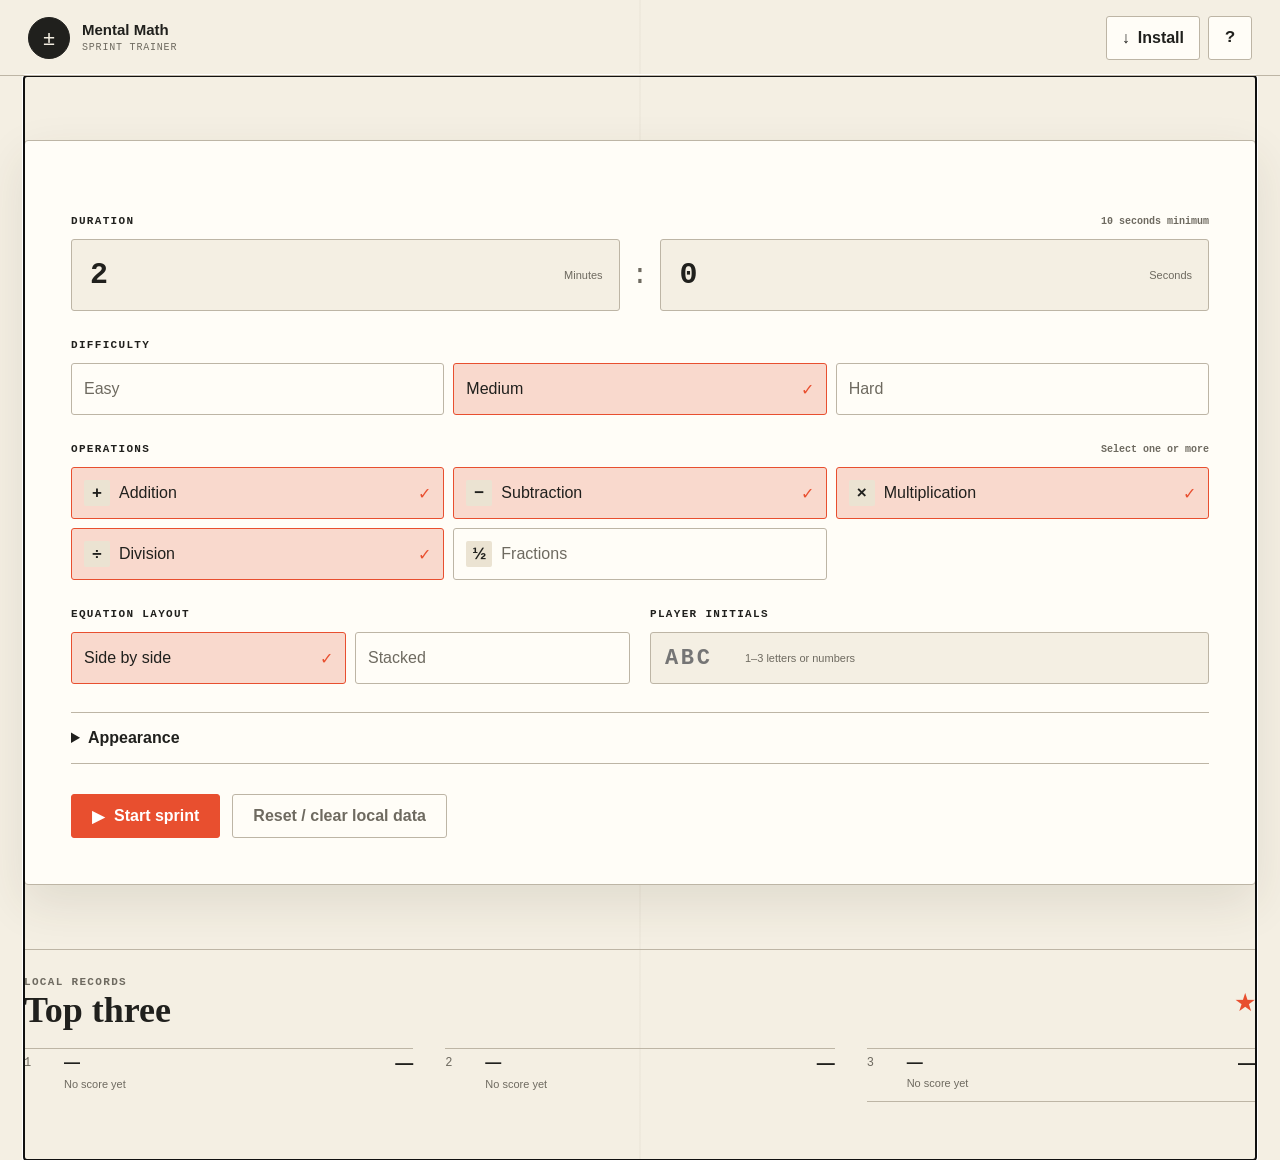
<file: mental-math/v2/index.html>
<!doctype html>
<html lang="en" data-design="paper" data-color="system">
  <head>
    <meta charset="utf-8">
    <meta name="viewport" content="width=device-width, initial-scale=1, viewport-fit=cover">
    <!-- <meta
      http-equiv="Content-Security-Policy"
      content="default-src 'self'; base-uri 'self'; connect-src 'none'; font-src 'self'; form-action 'self'; frame-ancestors 'none'; frame-src 'none'; img-src 'self' data:; manifest-src 'self'; object-src 'none'; script-src 'self'; style-src 'self'; worker-src 'self'"
    > -->
    <meta name="description" content="A private, offline mental arithmetic speed trainer.">
    <meta name="codex-preview" content="development">
    <meta name="theme-color" content="#f4efe3">
    <meta name="referrer" content="no-referrer">
    <meta name="mobile-web-app-capable" content="yes">
    <meta name="apple-mobile-web-app-capable" content="yes">
    <meta name="apple-mobile-web-app-status-bar-style" content="default">
    <meta name="apple-mobile-web-app-title" content="Math Sprint">
    <link rel="manifest" href="manifest.webmanifest">
    <link rel="icon" href="icons/icon.svg" type="image/svg+xml">
    <link rel="apple-touch-icon" href="icons/apple-touch-icon.png">
    <link rel="stylesheet" href="styles.css">
    <title>Mental Math Sprint</title>
  </head>
  <body>
    <div class="app-shell" id="app">
      <header class="app-header">
        <button class="brand" id="homeButton" type="button" aria-label="Return to setup">
          <span class="brand-symbol" aria-hidden="true">±</span>
          <span>
            <strong>Mental Math</strong>
            <small>Sprint trainer</small>
          </span>
        </button>
        <nav class="header-actions" aria-label="Application actions">
          <button class="text-button" id="installButton" type="button">
            <span aria-hidden="true">↓</span> Install
          </button>
          <button class="icon-button" id="helpButton" type="button" aria-label="Help">?</button>
        </nav>
      </header>

      <main id="main" tabindex="-1"></main>
      <div id="overlay"></div>
      <div class="toast" id="toast" role="status" aria-live="polite" hidden></div>
      <div class="sr-only" id="liveRegion" aria-live="assertive"></div>
    </div>
    <noscript>This app requires JavaScript. No account or internet connection is required after installation.</noscript>
    <script src="app.js" defer></script>
  </body>
</html>
</file>
<file: mental-math/v2/styles.css>
:root {
  color-scheme: light dark;
  --font-sans: Inter, ui-sans-serif, -apple-system, BlinkMacSystemFont, "Segoe UI", sans-serif;
  --font-display: Georgia, "Times New Roman", serif;
  --font-mono: "SFMono-Regular", Consolas, "Liberation Mono", monospace;
  --page: #f4efe3;
  --surface: #fffdf7;
  --surface-2: #ebe3d2;
  --ink: #20201d;
  --muted: #6e6a60;
  --line: #bdb5a5;
  --accent: #e84f2f;
  --accent-ink: #ffffff;
  --accent-soft: #f9d9cd;
  --success: #287153;
  --danger: #b83228;
  --shadow: 0 18px 48px rgba(60, 52, 37, 0.11);
  --radius: 4px;
  --control-radius: 3px;
}

html[data-design="tiles"] {
  --font-display: Inter, ui-sans-serif, -apple-system, BlinkMacSystemFont, "Segoe UI", sans-serif;
  --page: #f2f4ff;
  --surface: #ffffff;
  --surface-2: #e4e7ff;
  --ink: #171a35;
  --muted: #626684;
  --line: #cbd0ee;
  --accent: #6d5dfc;
  --accent-ink: #ffffff;
  --accent-soft: #ded9ff;
  --success: #13795b;
  --danger: #c7355d;
  --shadow: 0 16px 42px rgba(65, 59, 137, 0.14);
  --radius: 24px;
  --control-radius: 14px;
}

html[data-color="night"] {
  color-scheme: dark;
  --page: #111318;
  --surface: #1a1d24;
  --surface-2: #242933;
  --ink: #f7f4eb;
  --muted: #aeb2bd;
  --line: #3d4350;
  --accent: #ff775c;
  --accent-ink: #16120f;
  --accent-soft: #43251f;
  --success: #6ed4ac;
  --danger: #ff8d85;
  --shadow: 0 18px 48px rgba(0, 0, 0, 0.3);
}

html[data-design="tiles"][data-color="night"] {
  --page: #101126;
  --surface: #1a1c39;
  --surface-2: #25284d;
  --ink: #fbfaff;
  --muted: #b9bddc;
  --line: #3e4272;
  --accent: #a99eff;
  --accent-ink: #12132a;
  --accent-soft: #353262;
  --success: #69deb6;
  --danger: #ff88aa;
}

@media (prefers-color-scheme: dark) {
  html[data-color="system"] {
    color-scheme: dark;
    --page: #111318;
    --surface: #1a1d24;
    --surface-2: #242933;
    --ink: #f7f4eb;
    --muted: #aeb2bd;
    --line: #3d4350;
    --accent: #ff775c;
    --accent-ink: #16120f;
    --accent-soft: #43251f;
    --success: #6ed4ac;
    --danger: #ff8d85;
    --shadow: 0 18px 48px rgba(0, 0, 0, 0.3);
  }

  html[data-design="tiles"][data-color="system"] {
    --page: #101126;
    --surface: #1a1c39;
    --surface-2: #25284d;
    --ink: #fbfaff;
    --muted: #b9bddc;
    --line: #3e4272;
    --accent: #a99eff;
    --accent-ink: #12132a;
    --accent-soft: #353262;
    --success: #69deb6;
    --danger: #ff88aa;
  }
}

* {
  box-sizing: border-box;
}

html {
  min-width: 320px;
  min-height: 100%;
  background: var(--page);
}

body {
  min-width: 320px;
  min-height: 100vh;
  margin: 0;
  background: var(--page);
  color: var(--ink);
  font-family: var(--font-sans);
  -webkit-font-smoothing: antialiased;
}

.hidden {
	position: absolute;
	top: -350px;
	left: -350px;
	width: 1px;
	max-width: 1px;
	height: 1px;
	max-height: 1px;
	margin: -65px;
	padding: 0;
	clip-path: circle(1%);
	overflow: hidden;
	border: 0;
	display: none;
	visibility: hidden;
	opacity: 0;
	content: '';
	z-index: -350;
}

button,
input {
  font: inherit;
}

button {
  color: inherit;
  cursor: pointer;
}

button,
label,
summary {
  -webkit-tap-highlight-color: transparent;
}

button:focus-visible,
input:focus-visible,
summary:focus-visible {
  outline: 3px solid color-mix(in srgb, var(--accent) 55%, transparent);
  outline-offset: 3px;
}

button:disabled {
  cursor: not-allowed;
  opacity: 0.45;
}

.sr-only {
  position: absolute !important;
  width: 1px !important;
  height: 1px !important;
  padding: 0 !important;
  margin: -1px !important;
  overflow: hidden !important;
  clip: rect(0, 0, 0, 0) !important;
  white-space: nowrap !important;
  border: 0 !important;
}

.app-shell {
  min-height: 100vh;
  background:
    linear-gradient(90deg, transparent 49.9%, color-mix(in srgb, var(--line) 16%, transparent) 50%, transparent 50.1%),
    var(--page);
  transition: background-color 180ms ease, color 180ms ease;
}

html[data-design="tiles"] .app-shell {
  background:
    radial-gradient(circle at 0 0, color-mix(in srgb, var(--accent) 17%, transparent), transparent 30rem),
    radial-gradient(circle at 100% 100%, color-mix(in srgb, #46d6b1 18%, transparent), transparent 28rem),
    var(--page);
}

.app-header {
  position: relative;
  z-index: 10;
  display: flex;
  align-items: center;
  justify-content: space-between;
  min-height: 76px;
  padding:
    max(14px, env(safe-area-inset-top))
    max(28px, env(safe-area-inset-right))
    14px
    max(28px, env(safe-area-inset-left));
  border-bottom: 1px solid var(--line);
}

.brand {
  display: flex;
  gap: 12px;
  align-items: center;
  padding: 0;
  border: 0;
  background: transparent;
  text-align: left;
}

.brand-symbol {
  display: grid;
  width: 42px;
  height: 42px;
  place-items: center;
  border: 1px solid var(--ink);
  border-radius: 50%;
  background: var(--ink);
  color: var(--page);
  font-family: var(--font-display);
  font-size: 22px;
  font-weight: 800;
}

html[data-design="tiles"] .brand-symbol {
  border-radius: 13px;
  background: var(--accent);
  color: var(--accent-ink);
  transform: rotate(-3deg);
}

.brand strong,
.brand small {
  display: block;
}

.brand strong {
  font-size: 15px;
  line-height: 1.1;
}

.brand small {
  margin-top: 3px;
  color: var(--muted);
  font-family: var(--font-mono);
  font-size: 10px;
  letter-spacing: 0.08em;
  text-transform: uppercase;
}

.header-actions {
  display: flex;
  align-items: center;
  gap: 8px;
}

.text-button,
.icon-button,
.quiet-button,
.secondary-button,
.danger-button,
.primary-button {
  min-height: 44px;
  border-radius: var(--control-radius);
  font-weight: 750;
}

.text-button,
.icon-button,
.quiet-button,
.secondary-button {
  border: 1px solid var(--line);
  background: var(--surface);
}

.text-button {
  display: inline-flex;
  gap: 8px;
  align-items: center;
  padding: 0 15px;
}

.text-button.install-ready {
  border-color: var(--accent);
  color: var(--accent);
}

.icon-button {
  width: 44px;
  padding: 0;
  font-family: var(--font-mono);
  font-size: 17px;
}

main {
  width: min(1240px, calc(100% - 48px));
  margin: 0 auto;
  padding: clamp(34px, 5vw, 72px) 0 max(58px, env(safe-area-inset-bottom));
}

.setup-view {
  display: grid;
  /*grid-template-columns: minmax(280px, 0.8fr) minmax(560px, 1.35fr);*/
  gap: clamp(28px, 5vw, 76px);
  align-items: start;
}

.intro-panel {
  position: sticky;
  top: 34px;
  padding: 26px 0;
}

.kicker,
.step-label,
.group-label,
fieldset legend {
  margin: 0;
  color: var(--muted);
  font-family: var(--font-mono);
  font-size: 11px;
  font-weight: 800;
  letter-spacing: 0.12em;
  text-transform: uppercase;
}

.kicker {
  color: var(--accent);
}

.intro-panel h1 {
  margin: 18px 0 22px;
  font-family: var(--font-display);
  font-size: clamp(52px, 6vw, 84px);
  font-weight: 700;
  letter-spacing: -0.055em;
  line-height: 0.93;
}

.intro-panel h1 em {
  color: var(--accent);
  font-weight: inherit;
}

html[data-design="tiles"] .intro-panel h1 {
  font-weight: 900;
  letter-spacing: -0.065em;
}

.intro-copy {
  max-width: 30rem;
  margin: 0;
  color: var(--muted);
  font-size: 18px;
  line-height: 1.55;
}

.privacy-pill {
  display: flex;
  gap: 10px;
  align-items: flex-start;
  max-width: 32rem;
  margin-top: 26px;
  padding: 14px 16px;
  border: 1px solid var(--line);
  border-radius: var(--control-radius);
  background: color-mix(in srgb, var(--surface) 64%, transparent);
  color: var(--muted);
  font-size: 13px;
  line-height: 1.45;
}

.privacy-pill > span:first-child {
  margin-top: 2px;
  color: var(--success);
  font-size: 10px;
}

.privacy-pill strong {
  color: var(--ink);
}

.scoreboard {
  grid-column: 1 / -1;
  margin-top: 0;
  padding: 26px 0 0;
  border-top: 1px solid var(--line);
}

html[data-design="tiles"] .scoreboard {
  padding: 26px;
  border: 1px solid var(--line);
  border-radius: var(--radius);
  background: var(--surface);
  box-shadow: var(--shadow);
}

.section-heading,
.setup-card-header,
.problem-heading {
  display: flex;
  align-items: center;
  justify-content: space-between;
  gap: 16px;
}

.section-heading h2,
.setup-card-header h2,
.problem-heading h1,
.review-card h2,
.pause-card h2,
.confirm-card h2,
.help-card h2 {
  margin: 4px 0 0;
  font-family: var(--font-display);
  font-size: clamp(24px, 3vw, 36px);
  line-height: 1.05;
}

.trophy {
  color: var(--accent);
  font-size: 25px;
}

.score-list {
  display: grid;
  grid-template-columns: repeat(3, minmax(0, 1fr));
  gap: clamp(14px, 3vw, 32px);
  margin: 18px 0 0;
  padding: 0;
  list-style: none;
}

.score-list li {
  display: grid;
  grid-template-columns: 30px 54px 1fr;
  gap: 10px;
  align-items: center;
  min-height: 54px;
  border-top: 1px solid var(--line);
}

.score-list li:last-child {
  border-bottom: 1px solid var(--line);
}

.score-list .rank {
  color: var(--muted);
  font-family: var(--font-mono);
  font-size: 12px;
}

.score-list strong {
  letter-spacing: 0.08em;
}

.score-list .score-value {
  justify-self: end;
  font-size: 18px;
  font-weight: 850;
}

.score-list time {
  grid-column: 2 / -1;
  margin-top: -14px;
  padding-bottom: 8px;
  color: var(--muted);
  font-size: 11px;
}

.setup-card,
.problem-panel,
.review-card,
.results-hero,
.result-metrics {
  border: 1px solid var(--line);
  border-radius: var(--radius);
  background: var(--surface);
  box-shadow: var(--shadow);
}

.setup-card {
  padding: clamp(26px, 4vw, 46px);
}

.setup-card-header {
  padding-bottom: 28px;
  border-bottom: 1px solid var(--line);
}

.setup-card-header h2 {
  font-size: clamp(28px, 4vw, 42px);
}

.setup-number {
  color: var(--accent);
  font-family: var(--font-display);
  font-size: 44px;
  font-weight: 800;
}

.settings-group {
  margin-top: 28px;
}

.group-label {
  display: flex;
  align-items: baseline;
  justify-content: space-between;
  margin-bottom: 12px;
  color: var(--ink);
}

.group-label small {
  color: var(--muted);
  font-size: 10px;
  font-weight: 600;
  letter-spacing: 0;
  text-transform: none;
}

.duration-control {
  display: flex;
  align-items: center;
  gap: 12px;
}

.duration-control > span {
  color: var(--muted);
  font-family: var(--font-mono);
  font-size: 28px;
}

.duration-control label {
  display: grid;
  grid-template-columns: minmax(0, 1fr) auto;
  flex: 1;
  align-items: center;
  min-height: 72px;
  padding: 8px 16px;
  border: 1px solid var(--line);
  border-radius: var(--control-radius);
  background: var(--page);
}

.duration-control input {
  width: 100%;
  border: 0;
  outline: 0;
  background: transparent;
  color: var(--ink);
  font-family: var(--font-mono);
  font-size: 30px;
  font-weight: 800;
}

.duration-control label span,
.initials-control span {
  color: var(--muted);
  font-size: 11px;
}

.option-row,
.operation-grid {
  display: grid;
  gap: 9px;
}

.option-row {
  grid-template-columns: repeat(2, minmax(0, 1fr));
}

.option-row.three {
  grid-template-columns: repeat(3, minmax(0, 1fr));
}

.operation-grid {
  grid-template-columns: repeat(3, minmax(0, 1fr));
}

.option-card,
.theme-card {
  position: relative;
  display: flex;
  align-items: center;
  gap: 9px;
  min-height: 52px;
  padding: 10px 12px;
  border: 1px solid var(--line);
  border-radius: var(--control-radius);
  background: var(--surface);
  color: var(--muted);
  cursor: pointer;
  user-select: none;
}

.option-card:has(input:checked),
.theme-card:has(input:checked) {
  border-color: var(--accent);
  background: var(--accent-soft);
  color: var(--ink);
}

.option-card input,
.theme-card input {
  position: absolute;
  width: 1px;
  height: 1px;
  opacity: 0;
  pointer-events: none;
}

.option-symbol {
  display: grid;
  width: 26px;
  height: 26px;
  place-items: center;
  border-radius: calc(var(--control-radius) * 0.65);
  background: var(--surface-2);
  color: var(--ink);
  font-size: 17px;
  font-weight: 850;
}

.check {
  margin-left: auto;
  color: var(--accent);
  opacity: 0;
}

input:checked ~ .check {
  opacity: 1;
}

.settings-split {
  display: grid;
  grid-template-columns: 1fr 1fr;
  gap: 20px;
}

.initials-control {
  display: grid;
  grid-template-columns: 82px 1fr;
  align-items: center;
  min-height: 52px;
  padding: 8px 12px;
  border: 1px solid var(--line);
  border-radius: var(--control-radius);
  background: var(--page);
}

.initials-control input {
  width: 72px;
  border: 0;
  outline: 0;
  background: transparent;
  color: var(--ink);
  font-family: var(--font-mono);
  font-size: 22px;
  font-weight: 800;
  letter-spacing: 0.12em;
  text-transform: uppercase;
}

.field-error {
  margin: 8px 0 0;
  color: var(--danger);
  font-size: 12px;
  font-weight: 700;
}

.appearance-settings {
  margin-top: 28px;
  border-top: 1px solid var(--line);
  border-bottom: 1px solid var(--line);
}

.appearance-settings summary {
  padding: 16px 0;
  font-weight: 800;
  cursor: pointer;
}

.appearance-grid {
  display: grid;
  grid-template-columns: 1.25fr 1fr;
  gap: 24px;
  padding: 4px 0 22px;
}

.appearance-grid fieldset {
  display: grid;
  gap: 9px;
  min-width: 0;
  margin: 0;
  padding: 0;
  border: 0;
}

.appearance-grid legend {
  margin-bottom: 10px;
  color: var(--ink);
}

.theme-card {
  display: grid;
  grid-template-columns: 64px 1fr auto;
  min-height: 74px;
}

.theme-card strong,
.theme-card small {
  display: block;
}

.theme-card small {
  margin-top: 2px;
  color: var(--muted);
  font-size: 11px;
}

.theme-preview {
  position: relative;
  display: grid;
  grid-template-columns: 1fr 1fr;
  grid-template-rows: 1fr 1fr;
  width: 54px;
  height: 46px;
  gap: 3px;
  padding: 5px;
  border: 1px solid var(--line);
  overflow: hidden;
}

.theme-preview span {
  grid-row: 1 / -1;
  display: grid;
  place-items: center;
  font-family: var(--font-display);
  font-weight: 850;
}

.theme-preview i {
  display: block;
  background: var(--surface-2);
}

.paper-preview .theme-preview {
  border-radius: 1px;
  background: #fffdf7;
  color: #20201d;
}

.tiles-preview .theme-preview {
  border-radius: 10px;
  background: #f2f4ff;
  color: #392e9c;
}

.tiles-preview .theme-preview i:first-of-type {
  border-radius: 4px;
  background: #ffdf7e;
}

.tiles-preview .theme-preview i:last-of-type {
  border-radius: 4px;
  background: #a7ead8;
}

.compact .option-card {
  justify-content: center;
  padding-inline: 7px;
  font-size: 12px;
}

.start-row,
.result-actions {
  display: flex;
  gap: 12px;
  align-items: center;
  margin-top: 30px;
}

.primary-button,
.secondary-button,
.danger-button,
.quiet-button {
  display: inline-flex;
  align-items: center;
  justify-content: center;
  gap: 10px;
  padding: 0 20px;
}

.primary-button {
  border: 1px solid var(--accent);
  background: var(--accent);
  color: var(--accent-ink);
}

.primary-button:hover {
  filter: brightness(0.96);
}

.secondary-button:hover,
.quiet-button:hover,
.text-button:hover,
.icon-button:hover {
  border-color: var(--ink);
}

.danger-button {
  border: 1px solid color-mix(in srgb, var(--danger) 60%, var(--line));
  background: transparent;
  color: var(--danger);
}

.quiet-button {
  background: transparent;
  color: var(--muted);
}

.play-view,
.results-view {
  max-width: 960px;
  margin: 0 auto;
}

.play-stats {
  display: grid;
  grid-template-columns: 1.4fr repeat(3, 1fr);
  border: 1px solid var(--line);
  border-radius: var(--radius);
  background: var(--surface);
  overflow: hidden;
  font-size: 12px;
}

.play-stats > div {
  display: flex;
  flex-direction: column;
  justify-content: center;
  min-height: 84px;
  padding: 14px 20px;
  border-right: 1px solid var(--line);
}

.play-stats > div:last-child {
  border-right: 0;
}

.play-stats span {
  color: var(--muted);
  font-family: var(--font-mono);
  /*font-size: 10px;*/
  font-weight: 800;
  letter-spacing: 0.1em;
  text-transform: uppercase;
}

.play-stats strong {
  margin-top: 5px;
  /*font-size: 24px;*/
}

.play-stats .time-stat strong {
  color: var(--accent);
  font-family: var(--font-mono);
  /*font-size: 30px;*/
}

.problem-panel {
  margin-top: 18px;
  padding: clamp(28px, 5vw, 52px);
}

.problem-heading {
  align-items: flex-start;
}

.problem-heading h1 {
  font-size: clamp(26px, 4vw, 42px);
}

.streak-badge {
  flex: 0 0 auto;
  padding: 9px 12px;
  border: 1px solid var(--line);
  border-radius: var(--control-radius);
  color: var(--muted);
  font-family: var(--font-mono);
  font-size: 11px;
  text-transform: uppercase;
}

.streak-badge strong {
  margin-left: 5px;
  color: var(--ink);
}

.equation {
  display: flex;
  align-items: center;
  justify-content: center;
  /*min-height: clamp(220px, 34vw, 350px);*/
  /*gap: clamp(16px, 3vw, 38px);*/
  /*margin: 30px 0;*/
  /*border-top: 1px solid var(--line);*/
  /*border-bottom: 1px solid var(--line);*/
  font-family: var(--font-display);
  font-size: clamp(56px, 10vw, 112px);
  font-weight: 800;
  letter-spacing: -0.045em;
}

.equation .operand {
  display: inline-flex;
  align-items: center;
}

.equation .operator,
.equation .equals {
  color: var(--accent);
}

.equation-vertical {
  display: grid;
  grid-template-columns: auto auto;
  grid-template-areas:
    "blank left"
    "operator right"
    "line line";
  gap: 0 24px;
  /*min-height: 360px;
  padding: 40px 0;*/
  text-align: right;
}

.equation-vertical .operand-top {
  grid-area: left;
  justify-self: end;
}

.equation-vertical .operator {
  grid-area: operator;
  align-self: end;
}

.equation-vertical .operand-bottom {
  grid-area: right;
  justify-self: end;
}

.equation-vertical .equals {
  grid-area: line;
  width: 100%;
  height: 12px;
  margin-top: 12px;
  border-top: 4px solid var(--ink);
  color: transparent;
}

.fraction {
  display: inline-grid;
  grid-template-rows: 1fr 1fr;
  align-items: center;
  min-width: 1.1em;
  font-size: 0.62em;
  line-height: 1.05;
  text-align: center;
}

.fraction > span:first-child {
  padding: 0 0.12em 0.08em;
  border-bottom: 0.06em solid currentColor;
}

.fraction > span:last-child {
  padding-top: 0.08em;
}

.answer-form {
  max-width: 680px;
  margin: 0 auto;
}

.answer-form > label {
  display: block;
  margin-bottom: 9px;
  color: var(--muted);
  font-family: var(--font-mono);
  font-size: 11px;
  font-weight: 800;
  letter-spacing: 0.1em;
  text-transform: uppercase;
}

.answer-form > div {
  display: grid;
  grid-template-columns: 1fr auto;
}

.answer-form input {
  width: 100%;
  min-width: 0;
  height: 68px;
  padding: 0 20px;
  border: 2px solid var(--ink);
  border-right: 0;
  border-radius: var(--control-radius) 0 0 var(--control-radius);
  outline: 0;
  background: var(--page);
  color: var(--ink);
  font-family: var(--font-mono);
  font-size: 28px;
  font-weight: 800;
}

.answer-form .primary-button {
  min-width: 128px;
  border-radius: 0 var(--control-radius) var(--control-radius) 0;
}

.answer-form > p {
  margin: 10px 0 0;
  color: var(--muted);
  font-size: 12px;
  line-height: 1.45;
}

.session-actions {
  display: flex;
  justify-content: center;
  gap: 10px;
  margin-top: 18px;
}

.results-hero {
  display: flex;
  align-items: center;
  justify-content: space-between;
  gap: 28px;
  padding: clamp(30px, 5vw, 52px);
  background: var(--accent);
  color: var(--accent-ink);
}

.results-hero .kicker {
  color: currentColor;
  opacity: 0.72;
}

.results-hero h1 {
  margin: 10px 0;
  font-family: var(--font-display);
  font-size: clamp(50px, 8vw, 90px);
  letter-spacing: -0.055em;
  line-height: 0.92;
}

.results-hero h1 span {
  font-family: var(--font-sans);
  font-size: 0.22em;
  letter-spacing: 0.04em;
  text-transform: uppercase;
}

.results-hero p {
  max-width: 34rem;
  margin: 0;
  line-height: 1.5;
}

.result-badge {
  display: grid;
  flex: 0 0 144px;
  width: 144px;
  height: 144px;
  place-items: center;
  align-content: center;
  border: 2px solid currentColor;
  border-radius: 50%;
  font-family: var(--font-display);
  font-size: 38px;
  font-weight: 800;
}

.result-badge small {
  font-family: var(--font-mono);
  font-size: 9px;
  letter-spacing: 0.1em;
  text-transform: uppercase;
}

.result-metrics {
  display: grid;
  grid-template-columns: repeat(4, 1fr);
  margin-top: 18px;
  overflow: hidden;
}

.result-metrics > div {
  min-height: 110px;
  padding: 24px;
  border-right: 1px solid var(--line);
}

.result-metrics > div:last-child {
  border-right: 0;
}

.result-metrics span,
.review-card th {
  color: var(--muted);
  font-family: var(--font-mono);
  font-size: 10px;
  font-weight: 800;
  letter-spacing: 0.08em;
  text-transform: uppercase;
}

.result-metrics strong {
  display: block;
  margin-top: 8px;
  font-family: var(--font-display);
  font-size: 40px;
}

.review-card {
  margin-top: 18px;
  padding: clamp(24px, 4vw, 38px);
}

.review-card .section-heading > span {
  display: grid;
  width: 42px;
  height: 42px;
  place-items: center;
  border-radius: 50%;
  background: var(--surface-2);
  font-weight: 850;
}

.review-table-wrap {
  margin-top: 24px;
  overflow-x: auto;
}

table {
  width: 100%;
  border-collapse: collapse;
}

th,
td {
  padding: 15px 12px;
  border-top: 1px solid var(--line);
  text-align: left;
}

td {
  font-family: var(--font-mono);
  font-weight: 700;
}

.perfect-result {
  display: flex;
  gap: 14px;
  align-items: center;
  margin-top: 24px;
  padding: 20px;
  border: 1px solid color-mix(in srgb, var(--success) 45%, var(--line));
  border-radius: var(--control-radius);
  color: var(--success);
}

.perfect-result > span {
  display: grid;
  width: 38px;
  height: 38px;
  place-items: center;
  border: 1px solid currentColor;
  border-radius: 50%;
}

.perfect-result p {
  margin: 0;
}

.modal-backdrop {
  position: fixed;
  z-index: 100;
  inset: 0;
  display: grid;
  place-items: center;
  padding: 22px;
  background: rgba(11, 12, 16, 0.68);
  backdrop-filter: blur(8px);
}

.pause-card,
.confirm-card,
.help-card {
  position: relative;
  width: min(100%, 520px);
  max-height: min(90vh, 720px);
  padding: clamp(28px, 5vw, 46px);
  border: 1px solid var(--line);
  border-radius: var(--radius);
  overflow-y: auto;
  background: var(--surface);
  box-shadow: 0 26px 90px rgba(0, 0, 0, 0.32);
}

.pause-card {
  text-align: center;
}

.pause-icon {
  display: grid;
  width: 76px;
  height: 76px;
  margin: 0 auto 22px;
  place-items: center;
  border-radius: 50%;
  background: var(--accent-soft);
  color: var(--accent);
  font-size: 28px;
}

.pause-card p,
.confirm-card p,
.help-card > p {
  color: var(--muted);
  line-height: 1.55;
}

.pause-card .primary-button,
.pause-card .quiet-button,
.help-card > .primary-button {
  width: 100%;
  margin-top: 12px;
}

.confirm-card > div {
  display: flex;
  gap: 10px;
  margin-top: 24px;
}

.modal-close {
  position: absolute;
  top: 16px;
  right: 16px;
  width: 40px;
  height: 40px;
  border: 1px solid var(--line);
  border-radius: 50%;
  background: transparent;
  color: var(--muted);
  font-size: 22px;
}

.help-card ol {
  margin: 26px 0;
  padding: 0;
  list-style: none;
}

.help-card li {
  display: grid;
  grid-template-columns: 34px 1fr;
  gap: 12px;
  padding: 15px 0;
  border-top: 1px solid var(--line);
}

.help-card li > span {
  display: grid;
  width: 30px;
  height: 30px;
  place-items: center;
  border-radius: 50%;
  background: var(--accent-soft);
  color: var(--accent);
  font-family: var(--font-mono);
  font-size: 11px;
  font-weight: 800;
}

.help-card li p {
  margin: 0;
  color: var(--muted);
  line-height: 1.45;
}

.help-card li strong {
  color: var(--ink);
}

.offline-note {
  padding: 18px;
  border-radius: var(--control-radius);
  background: var(--surface-2);
}

.offline-note p {
  margin: 5px 0 0;
  color: var(--muted);
  font-size: 13px;
  line-height: 1.5;
}

.help-card h3 {
  margin: 26px 0 6px;
}

.toast {
  position: fixed;
  z-index: 200;
  left: 50%;
  bottom: max(24px, env(safe-area-inset-bottom));
  transform: translateX(-50%);
  max-width: min(420px, calc(100% - 32px));
  padding: 13px 18px;
  border-radius: var(--control-radius);
  background: var(--ink);
  color: var(--page);
  box-shadow: var(--shadow);
  font-size: 13px;
  font-weight: 700;
  text-align: center;
}

noscript {
  display: block;
  padding: 20px;
  background: #fff4cd;
  color: #332b14;
  text-align: center;
}

@media (max-width: 900px) {
  main {
    width: min(720px, calc(100% - 32px));
    padding-top: 32px;
  }

  .setup-view {
    grid-template-columns: 1fr;
    gap: 30px;
  }

  .intro-panel {
    position: static;
    padding: 8px 0;
  }

  .intro-panel h1 {
    max-width: 680px;
    font-size: clamp(50px, 11vw, 76px);
  }

  .scoreboard {
    margin-top: 0;
  }
}

@media (max-width: 640px) {
  .app-header {
    min-height: 66px;
    padding-inline: 16px;
  }

  .brand-symbol {
    width: 38px;
    height: 38px;
  }

  .brand small,
  .text-button span:last-child {
    display: none;
  }

  main {
    width: min(100% - 24px, 560px);
    padding-top: 22px;
  }

  .intro-panel h1 {
    margin-block: 14px 18px;
    font-size: clamp(44px, 15vw, 64px);
  }

  .intro-copy {
    font-size: 16px;
  }

  .setup-card {
    padding: 22px 16px;
  }

  .setup-number {
    font-size: 34px;
  }

  .score-list {
    grid-template-columns: 1fr;
    gap: 0;
  }

  html[data-design="tiles"] .scoreboard {
    padding: 22px 16px;
  }

  .operation-grid {
    grid-template-columns: repeat(2, minmax(0, 1fr));
  }

  .operation-grid .option-card:last-child {
    grid-column: 1 / -1;
  }

  .settings-split,
  .appearance-grid {
    grid-template-columns: 1fr;
    gap: 2px;
  }

  .option-row.three {
    grid-template-columns: repeat(3, minmax(0, 1fr));
  }

  .option-card {
    padding-inline: 9px;
    font-size: 13px;
  }

  .duration-control label {
    grid-template-columns: 1fr;
  }

  .duration-control label span {
    margin-top: -5px;
  }

  .start-row,
  .result-actions {
    flex-direction: column;
    align-items: stretch;
  }

  .start-row button,
  .result-actions button {
    width: 100%;
  }

  .play-stats {
    grid-template-columns: repeat(3, 1fr);
  }

  .play-stats .time-stat {
    grid-column: 1 / -1;
    align-items: center;
    border-right: 0;
    border-bottom: 1px solid var(--line);
  }

  .play-stats > div {
    min-height: 68px;
    padding: 10px;
    text-align: center;
  }

  .problem-panel {
    padding: 24px 16px;
  }

  .problem-heading {
    display: block;
  }

  .streak-badge {
    display: inline-block;
    margin-top: 12px;
  }

  .equation {
    /*min-height: 210px;*/
    gap: 12px;
    /*margin-block: 22px;*/
    font-size: clamp(44px, 16vw, 74px);
  }

  .equation-vertical {
    /*min-height: 290px;*/
  }

  .answer-form > div {
    grid-template-columns: 1fr;
    gap: 8px;
  }

  .answer-form input {
    height: 62px;
    border: 2px solid var(--ink);
    border-radius: var(--control-radius);
  }

  .answer-form .primary-button {
    min-height: 52px;
    border-radius: var(--control-radius);
  }

  .session-actions {
    display: grid;
    grid-template-columns: 1fr 1fr;
  }

  .results-hero {
    align-items: flex-start;
    padding: 28px 22px;
  }

  .result-badge {
    flex-basis: 88px;
    width: 88px;
    height: 88px;
    font-size: 24px;
  }

  .result-metrics {
    grid-template-columns: repeat(2, 1fr);
  }

  .result-metrics > div:nth-child(2) {
    border-right: 0;
  }

  .result-metrics > div:nth-child(-n + 2) {
    border-bottom: 1px solid var(--line);
  }

  .review-card {
    padding: 22px 16px;
  }
}

@media (max-width: 390px) {
  .brand strong {
    font-size: 13px;
  }

  .option-row.three {
    grid-template-columns: 1fr;
  }

  .operation-grid {
    grid-template-columns: 1fr;
  }

  .operation-grid .option-card:last-child {
    grid-column: auto;
  }

  .equation {
    font-size: 42px;
  }

  .results-hero {
    display: block;
  }

  .result-badge {
    margin-top: 24px;
  }
}

@media (orientation: landscape) and (max-height: 620px) {
  .app-header {
    min-height: 58px;
    padding-block: 8px;
  }

  main {
    padding-top: 18px;
  }

  .play-view {
    display: grid;
    grid-template-columns: 150px 1fr;
    gap: 14px;
  }

  .play-stats {
    grid-template-columns: 1fr;
    align-self: stretch;
  }

  .play-stats .time-stat {
    grid-column: auto;
  }

  .play-stats > div,
  .play-stats .time-stat {
    min-height: 0;
    border-right: 0;
    border-bottom: 1px solid var(--line);
  }

  .problem-panel {
    margin-top: 0;
    padding: 20px 28px;
  }

  .problem-heading h1 {
    font-size: 24px;
  }

  .equation {
    min-height: 120px;
    margin: 12px 0;
    font-size: clamp(42px, 10vh, 70px);
  }

  .equation-vertical {
    min-height: 180px;
    padding-block: 12px;
  }

  .answer-form input {
    height: 56px;
  }

  .session-actions {
    grid-column: 1 / -1;
    margin-top: 0;
  }
}

@media (prefers-reduced-motion: reduce) {
  *,
  *::before,
  *::after {
    scroll-behavior: auto !important;
    transition-duration: 0.01ms !important;
    animation-duration: 0.01ms !important;
    animation-iteration-count: 1 !important;
  }
}
</file>
